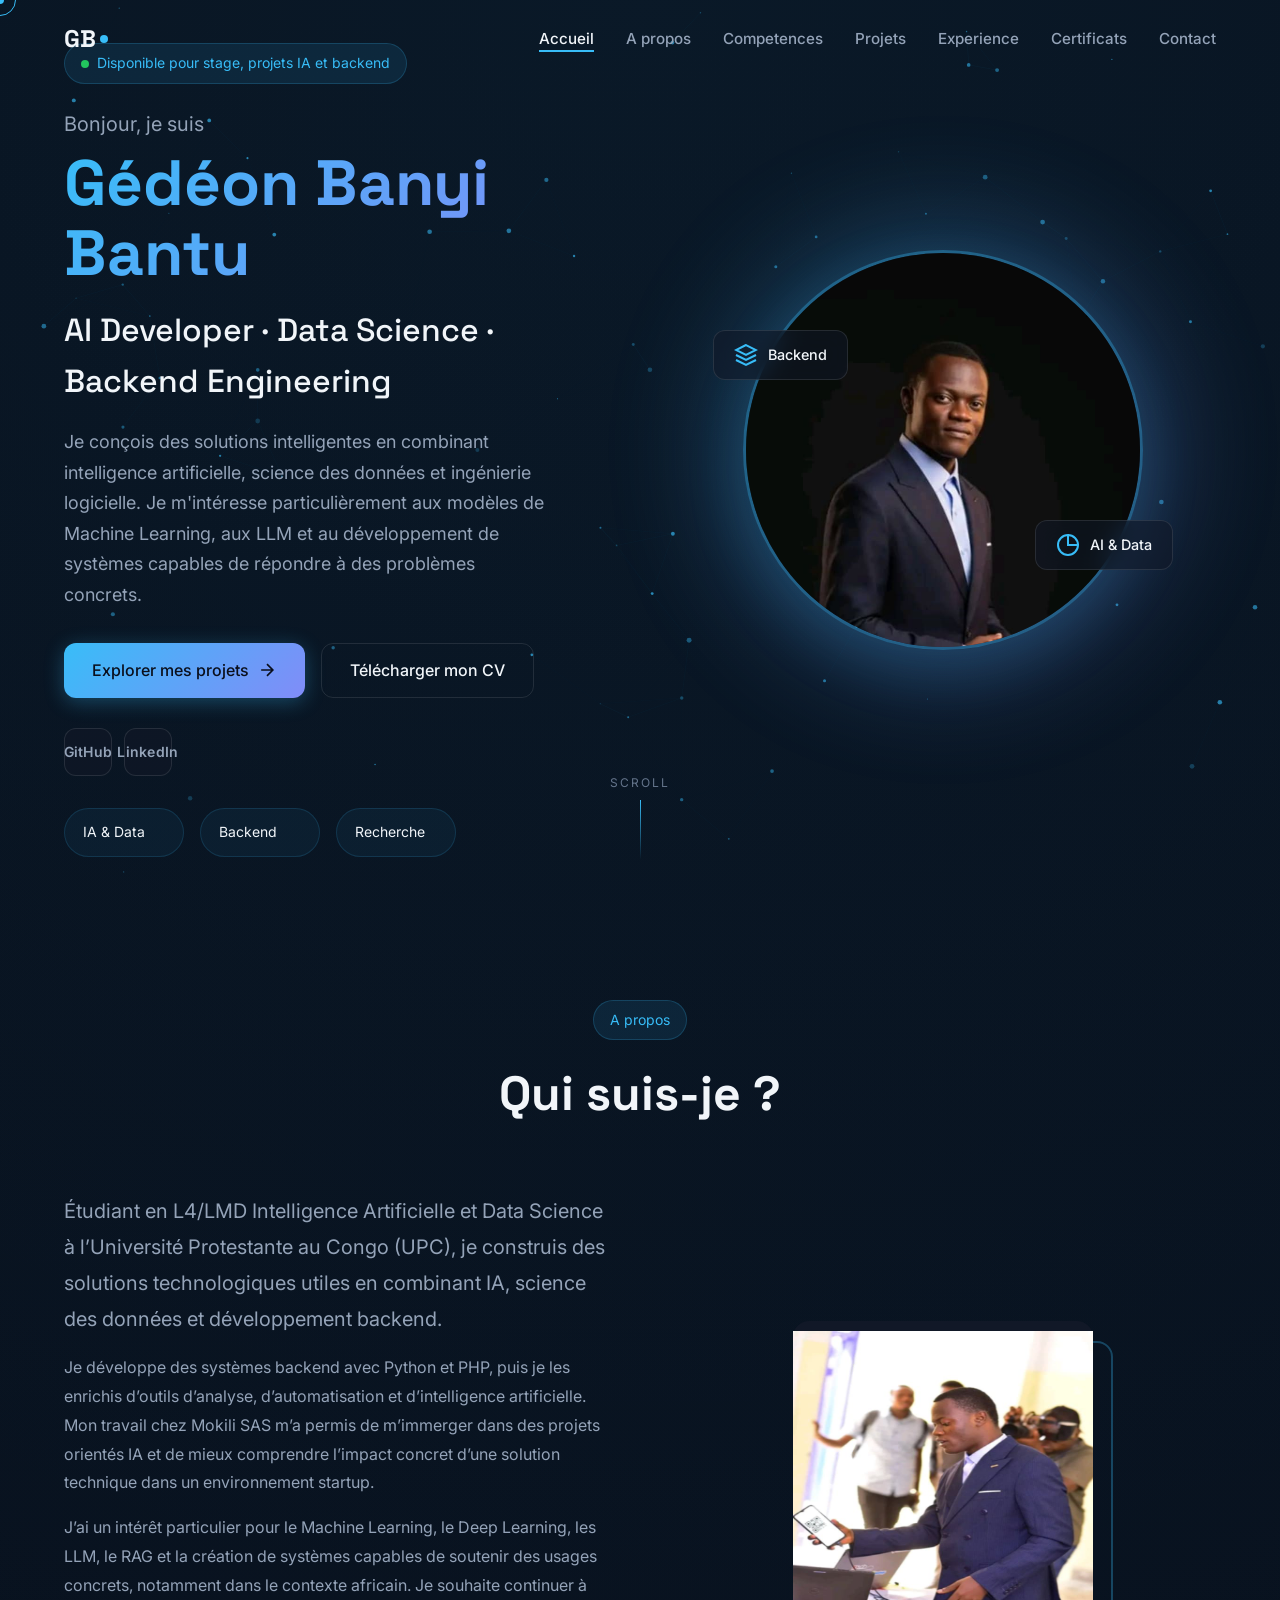
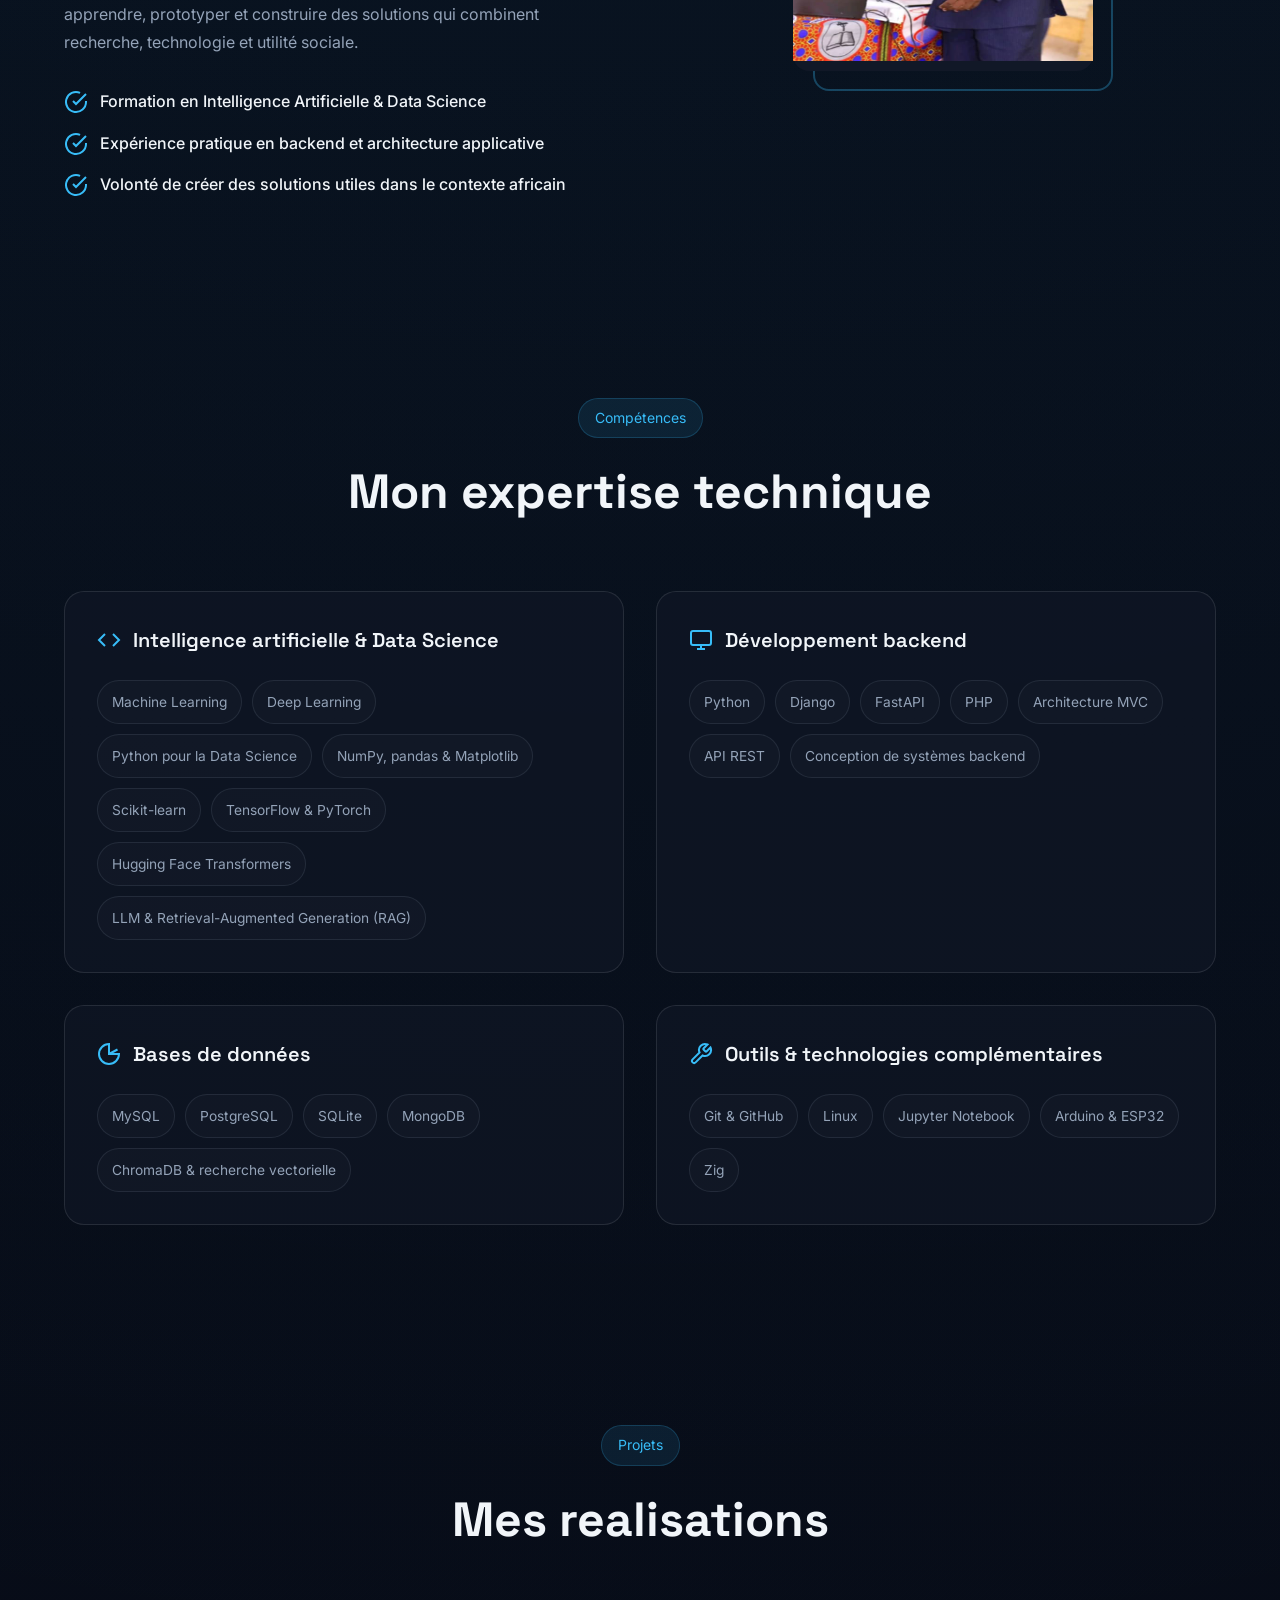
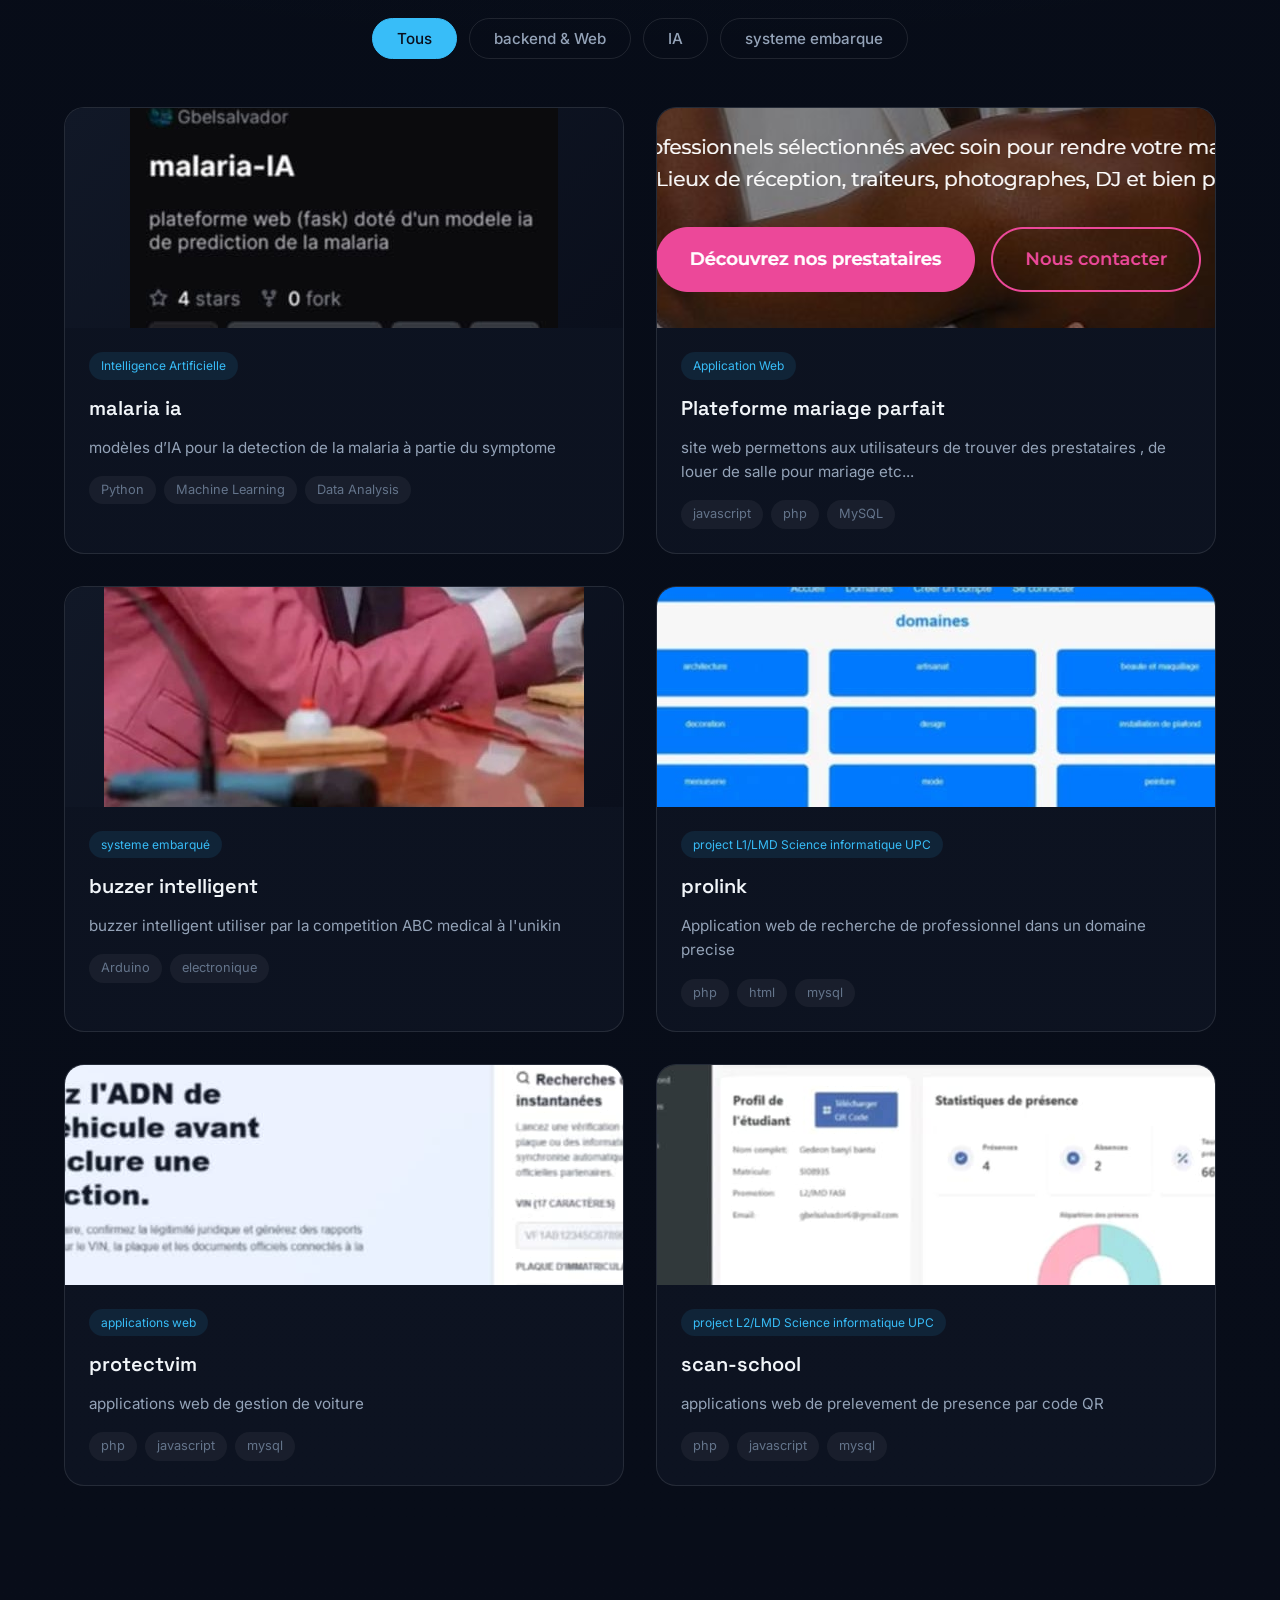
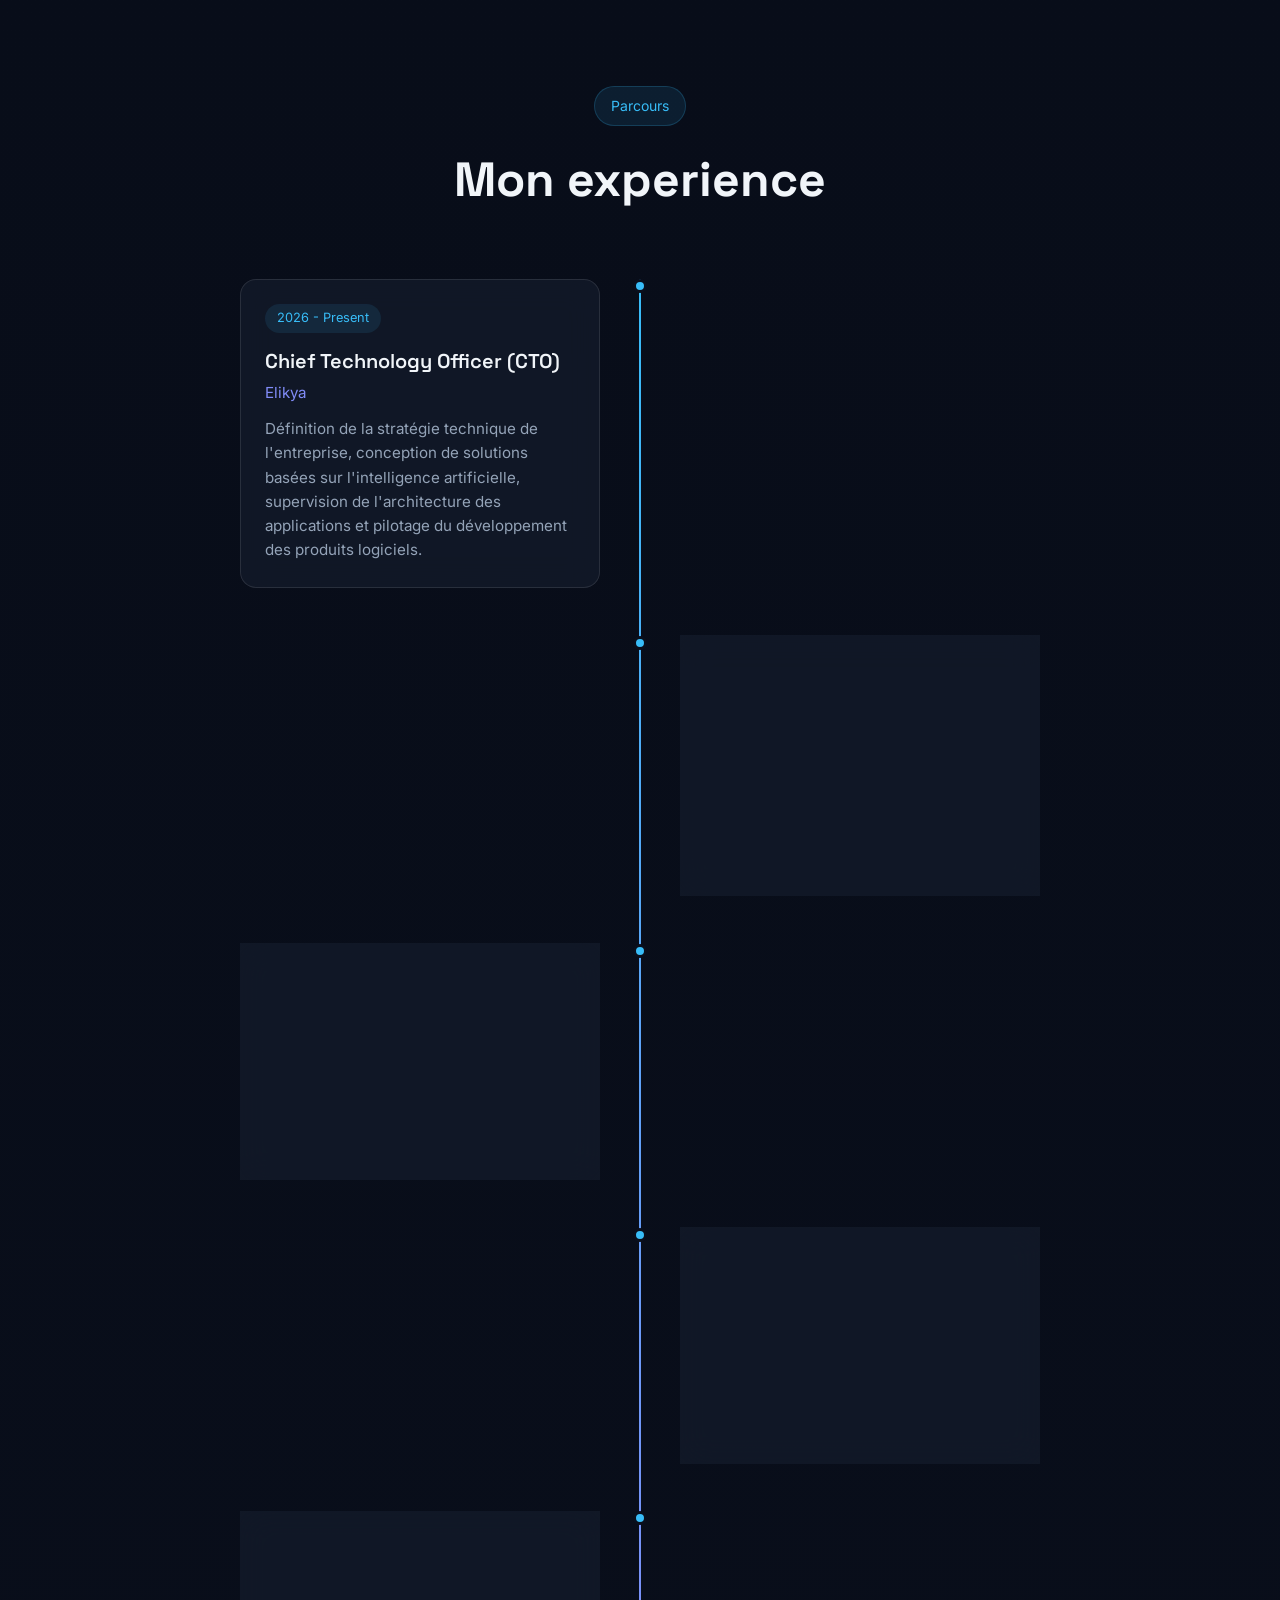
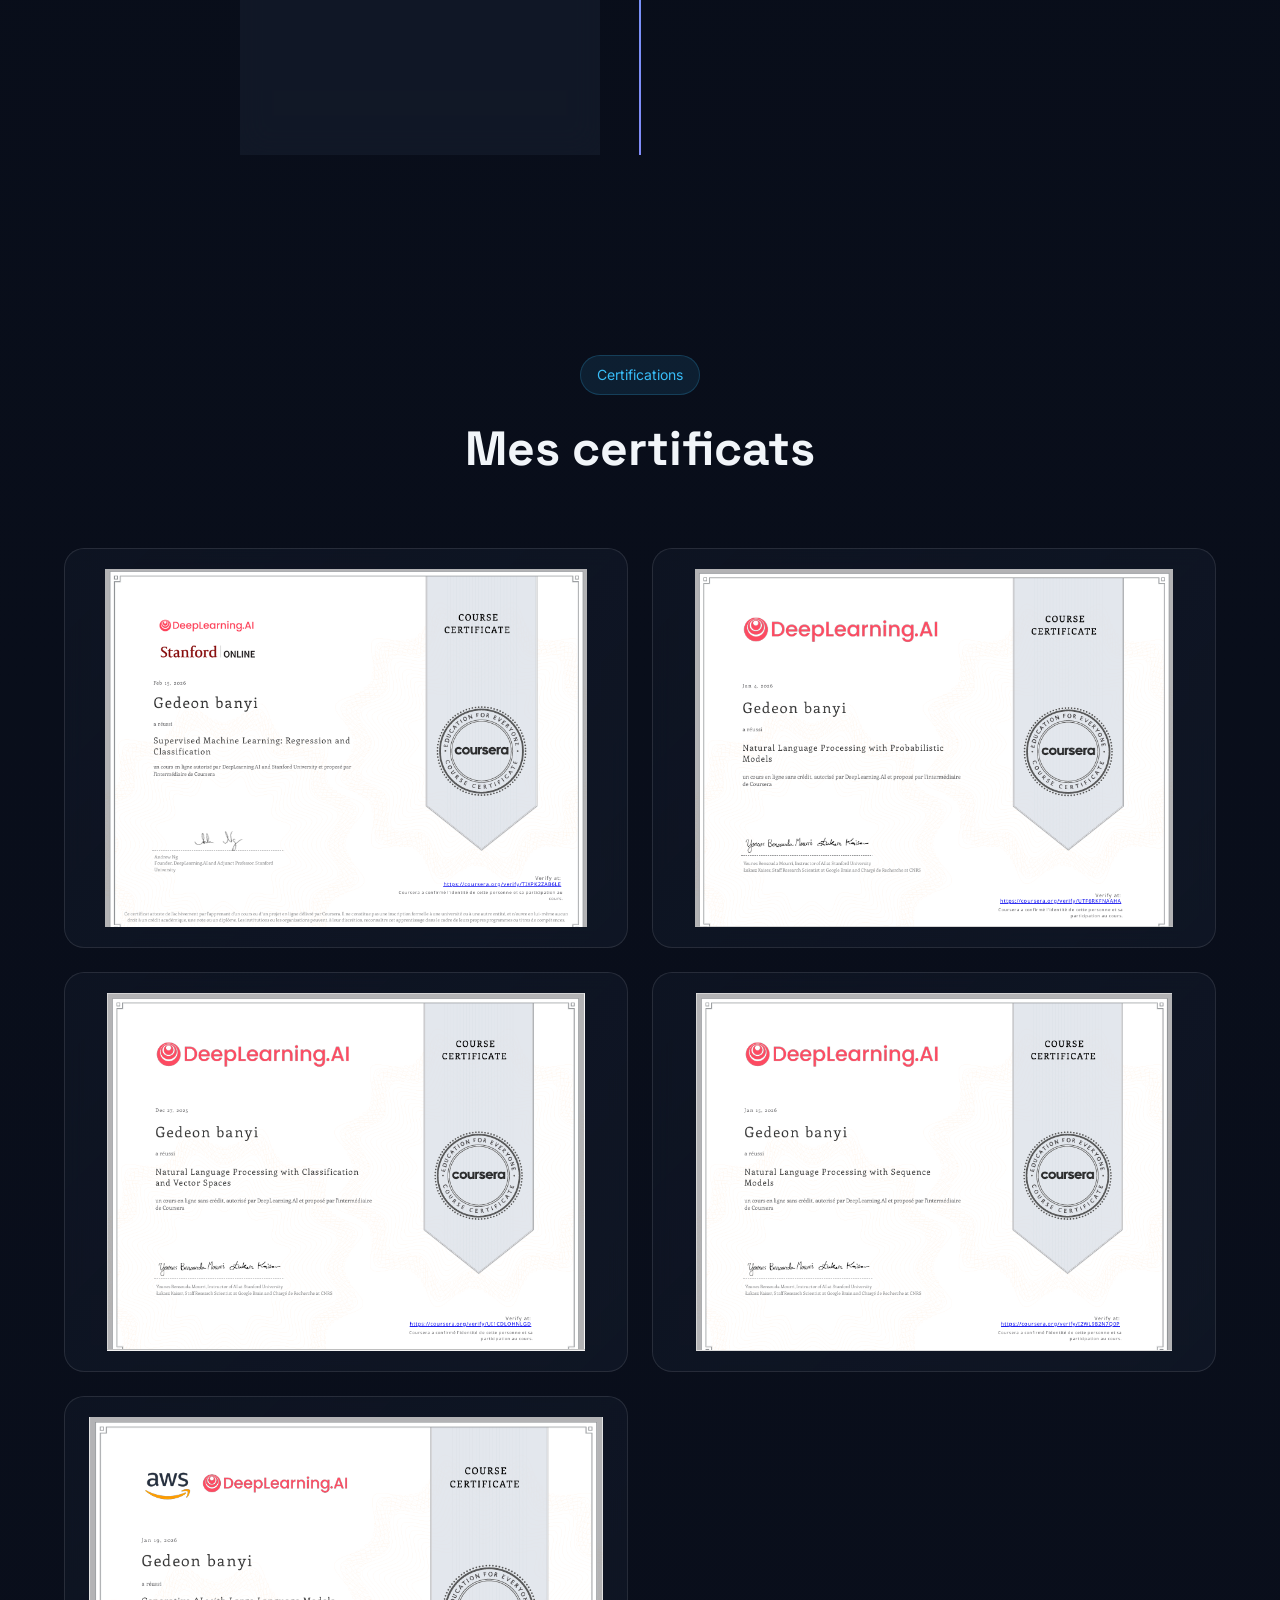
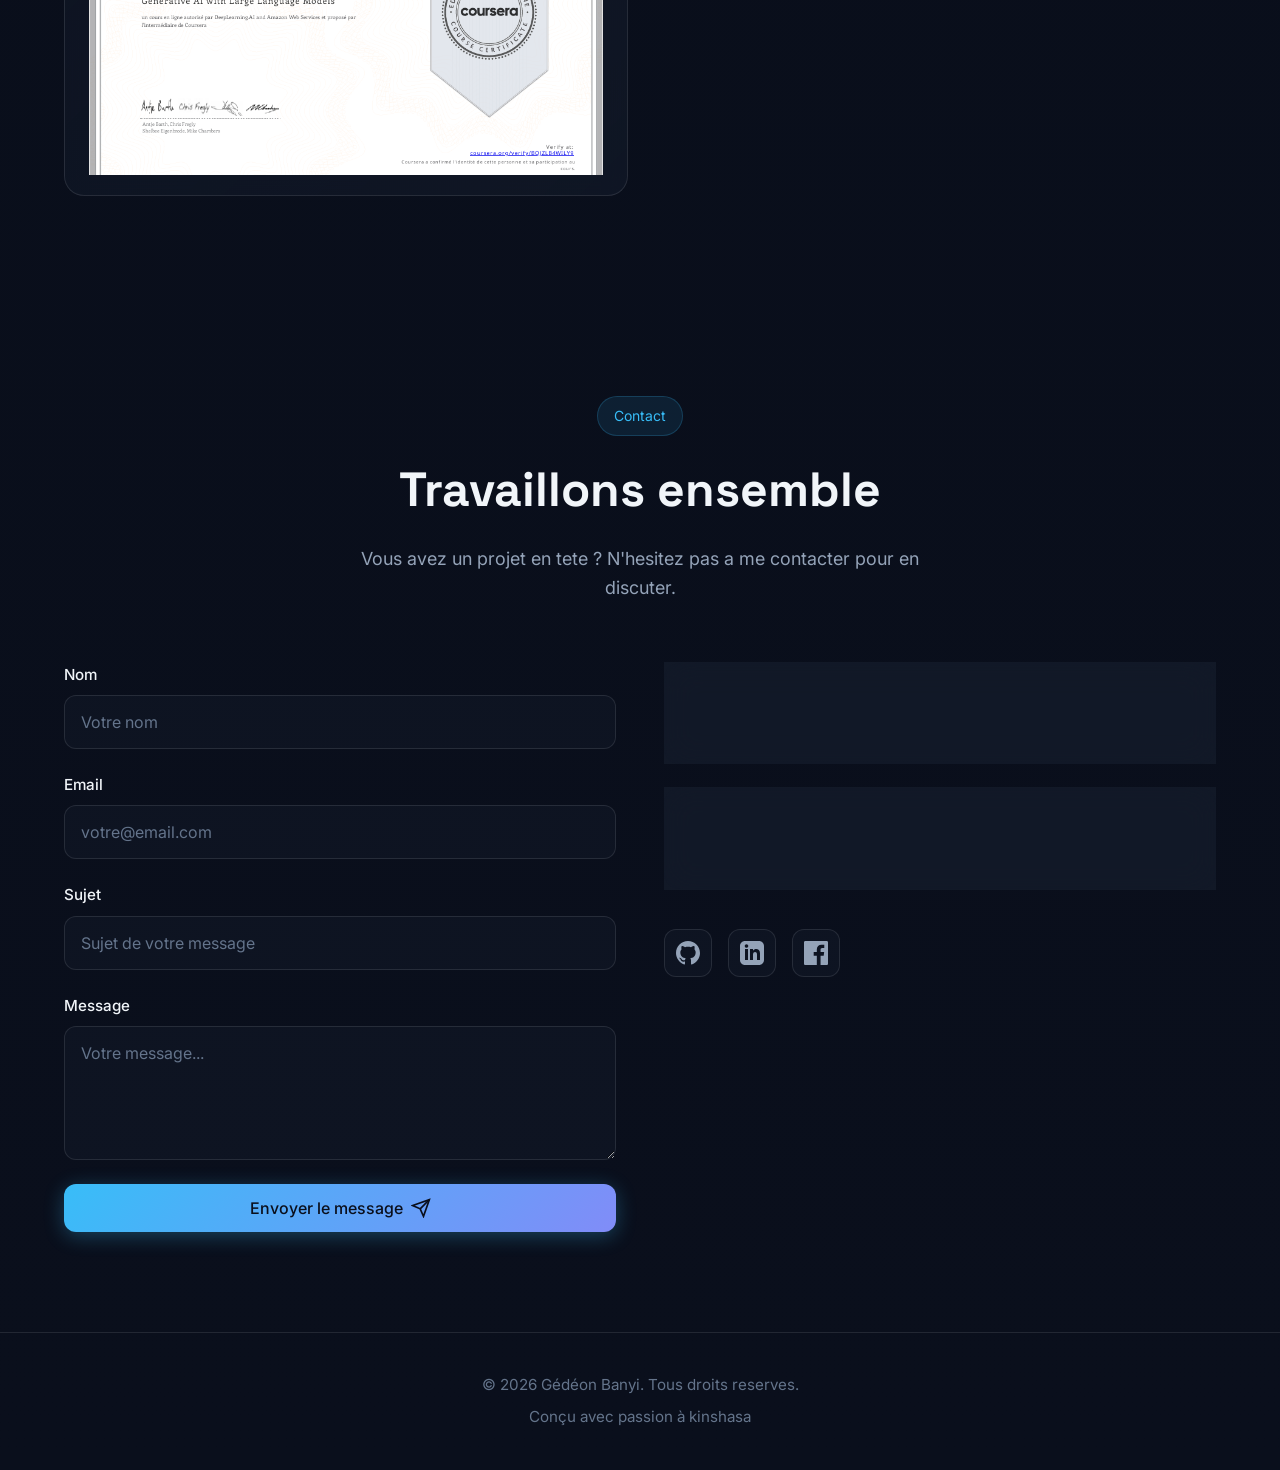
<file: index.html>
<!DOCTYPE html>
<html lang="fr">
<head>
    <meta charset="UTF-8">
    <meta name="viewport" content="width=device-width, initial-scale=1.0">
    <meta name="description" content="Portfolio - Ingénieur backend & Spécialiste IA">
    <title>Portfolio | data scientist & dev backend </title>
    <link rel="stylesheet" href="style.css">
    <link rel="preconnect" href="https://fonts.googleapis.com">
    <link rel="preconnect" href="https://fonts.gstatic.com" crossorigin>
    <link href="https://fonts.googleapis.com/css2?family=Inter:wght@300;400;500;600;700&family=Space+Grotesk:wght@400;500;600;700&display=swap" rel="stylesheet">
</head>
<body>
    <!-- Custom Cursor -->
    <div class="cursor" id="cursor"></div>
    <div class="cursor-follower" id="cursor-follower"></div>

    <!-- Particle Background -->
    <canvas id="particles"></canvas>

    <!-- Navigation -->
    <nav class="navbar" id="navbar">
        <div class="nav-container">
            <a href="#" class="logo">
                <span class="logo-text">GB</span>
                <span class="logo-dot"></span>
            </a>
            <ul class="nav-links" id="nav-links">
                <li><a href="#accueil" class="nav-link active">Accueil</a></li>
                <li><a href="#apropos" class="nav-link">A propos</a></li>
                <li><a href="#competences" class="nav-link">Competences</a></li>
                <li><a href="#projets" class="nav-link">Projets</a></li>
                <li><a href="#experience" class="nav-link">Experience</a></li>
                <li><a href="#certificats" class="nav-link">Certificats</a></li>
                <li><a href="#contact" class="nav-link">Contact</a></li>
            </ul>
            <button class="nav-toggle" id="nav-toggle" aria-label="Menu">
                <span></span>
                <span></span>
                <span></span>
            </button>
        </div>
    </nav>

    <!-- Hero Section -->
    <section class="hero" id="accueil">
        <div class="hero-content">
            <div class="hero-badge">
                <span class="badge-dot"></span>
                Disponible pour stage, projets IA et backend
            </div>
            <h1 class="hero-title">
                <span class="title-line">Bonjour, je suis</span>
                <span class="title-name text-gradient">Gédéon Banyi Bantu</span>
            </h1>
            <p class="hero-subtitle">AI Developer · Data Science · Backend Engineering</p>
            <p class="hero-description">
                Je conçois des solutions intelligentes en combinant intelligence artificielle,
                science des données et ingénierie logicielle. Je m'intéresse particulièrement
                aux modèles de Machine Learning, aux LLM et au développement de systèmes capables
                de répondre à des problèmes concrets.
            </p>
            <div class="hero-buttons">
                <a href="#projets" class="btn btn-primary">
                    <span>Explorer mes projets</span>
                    <svg width="20" height="20" viewBox="0 0 24 24" fill="none" stroke="currentColor" stroke-width="2">
                        <path d="M5 12h14M12 5l7 7-7 7"/>
                    </svg>
                </a>
                <a href="cv.pdf" class="btn btn-secondary" download="cv-gedeon-banyi-bantu.pdf">
                    <span>Télécharger mon CV</span>
                </a>
            </div>
            <div class="social-row" aria-label="Liens sociaux">
                <a href="https://github.com/Gbelsalvador" target="_blank" rel="noreferrer" class="social-link small-link">GitHub</a>
                <a href="https://www.linkedin.com/in/g%C3%A9d%C3%A9on-banyi-9394752b9/" target="_blank" rel="noreferrer" class="social-link small-link">LinkedIn</a>
            </div>
            <div class="hero-stats">
                <div class="stat stat-pill">
                    <span class="stat-label">IA & Data</span>
                </div>
                <div class="stat stat-pill">
                    <span class="stat-label">Backend</span>
                </div>
                <div class="stat stat-pill">
                    <span class="stat-label">Recherche</span>
                </div>
            </div>
        </div>
        <div class="hero-visual">
            <div class="hero-image-container">
                <div class="hero-image-glow"></div>
                <div class="hero-image">
                    <div class="avatar-placeholder">
                        <img src="images/photo_11.jpg" alt="Gédéon Banyi Bantu">
                    </div>
                </div>
                <div class="floating-card card-1">
                    <svg width="24" height="24" viewBox="0 0 24 24" fill="none" stroke="currentColor" stroke-width="2">
                        <path d="M12 2L2 7l10 5 10-5-10-5zM2 17l10 5 10-5M2 12l10 5 10-5"/>
                    </svg>
                    <span>Backend</span>
                </div>
                <div class="floating-card card-2">
                    <svg width="24" height="24" viewBox="0 0 24 24" fill="none" stroke="currentColor" stroke-width="2">
                        <path d="M12 2a10 10 0 1 0 10 10H12V2z"/>
                        <path d="M12 2a10 10 0 0 1 10 10"/>
                    </svg>
                    <span>AI & Data</span>
                </div>
            </div>
        </div>
        <div class="scroll-indicator">
            <span>Scroll</span>
            <div class="scroll-line"></div>
        </div>
    </section>

    <!-- About Section -->
    <section class="section about" id="apropos">
        <div class="container">
            <div class="section-header">
                <span class="section-tag">A propos</span>
                <h2 class="section-title">Qui suis-je ?</h2>
            </div>
            <div class="about-content">
                <div class="about-text">
                    <p class="about-intro">
                        Étudiant en L4/LMD Intelligence Artificielle et Data Science à l’Université Protestante au Congo (UPC),
                        je construis des solutions technologiques utiles en combinant IA, science des données et développement backend.
                    </p>
                    <p>
                        Je développe des systèmes backend avec Python et PHP, puis je les enrichis d’outils d’analyse,
                        d’automatisation et d’intelligence artificielle. Mon travail chez Mokili SAS m’a permis de m’immerger
                        dans des projets orientés IA et de mieux comprendre l’impact concret d’une solution technique dans un environnement startup.
                    </p>
                    <p>
                        J’ai un intérêt particulier pour le Machine Learning, le Deep Learning, les LLM, le RAG et la création
                        de systèmes capables de soutenir des usages concrets, notamment dans le contexte africain. Je souhaite
                        continuer à apprendre, prototyper et construire des solutions qui combinent recherche, technologie et utilité sociale.
                    </p>
                    <div class="about-highlights">
                        <div class="highlight">
                            <svg width="24" height="24" viewBox="0 0 24 24" fill="none" stroke="currentColor" stroke-width="2">
                                <path d="M22 11.08V12a10 10 0 1 1-5.93-9.14"/>
                                <polyline points="22 4 12 14.01 9 11.01"/>
                            </svg>
                            <span>Formation en Intelligence Artificielle & Data Science</span>
                        </div>
                        <div class="highlight">
                            <svg width="24" height="24" viewBox="0 0 24 24" fill="none" stroke="currentColor" stroke-width="2">
                                <path d="M22 11.08V12a10 10 0 1 1-5.93-9.14"/>
                                <polyline points="22 4 12 14.01 9 11.01"/>
                            </svg>
                            <span>Expérience pratique en backend et architecture applicative</span>
                        </div>
                        <div class="highlight">
                            <svg width="24" height="24" viewBox="0 0 24 24" fill="none" stroke="currentColor" stroke-width="2">
                                <path d="M22 11.08V12a10 10 0 1 1-5.93-9.14"/>
                                <polyline points="22 4 12 14.01 9 11.01"/>
                            </svg>
                            <span>Volonté de créer des solutions utiles dans le contexte africain</span>
                        </div>
                    </div>
                </div>
                <div class="about-image">
                    <div class="image-frame">
                        <div class="frame-decoration"></div>
                        <div class="about-avatar">
                            <img src="images/photo_2.jpg" alt="Gédéon Banyi" width="320" height="330">
                        </div>
                    </div>
                </div>
            </div>
        </div>
    </section>

    <!-- Skills Section -->
    <section class="section skills" id="competences">
        <div class="container">
            <div class="section-header">
                <span class="section-tag">Compétences</span>
                <h2 class="section-title">Mon expertise technique</h2>
            </div>
            <div class="skills-grid">
                <div class="skill-category">
                    <h3 class="category-title">
                        <svg width="24" height="24" viewBox="0 0 24 24" fill="none" stroke="currentColor" stroke-width="2">
                            <polyline points="16 18 22 12 16 6"/>
                            <polyline points="8 6 2 12 8 18"/>
                        </svg>
                        Intelligence artificielle & Data Science
                    </h3>
                    <div class="skill-items">
                        <div class="skill-item"><span class="skill-name">Machine Learning</span></div>
                        <div class="skill-item"><span class="skill-name">Deep Learning</span></div>
                        <div class="skill-item"><span class="skill-name">Python pour la Data Science</span></div>
                        <div class="skill-item"><span class="skill-name">NumPy, pandas & Matplotlib</span></div>
                        <div class="skill-item"><span class="skill-name">Scikit-learn</span></div>
                        <div class="skill-item"><span class="skill-name">TensorFlow & PyTorch</span></div>
                        <div class="skill-item"><span class="skill-name">Hugging Face Transformers</span></div>
                        <div class="skill-item"><span class="skill-name">LLM & Retrieval-Augmented Generation (RAG)</span></div>
                    </div>
                </div>

                <div class="skill-category">
                    <h3 class="category-title">
                        <svg width="24" height="24" viewBox="0 0 24 24" fill="none" stroke="currentColor" stroke-width="2">
                            <rect x="2" y="3" width="20" height="14" rx="2" ry="2"/>
                            <line x1="8" y1="21" x2="16" y2="21"/>
                            <line x1="12" y1="17" x2="12" y2="21"/>
                        </svg>
                        Développement backend
                    </h3>
                    <div class="skill-items">
                        <div class="skill-item"><span class="skill-name">Python</span></div>
                        <div class="skill-item"><span class="skill-name">Django</span></div>
                        <div class="skill-item"><span class="skill-name">FastAPI</span></div>
                        <div class="skill-item"><span class="skill-name">PHP</span></div>
                        <div class="skill-item"><span class="skill-name">Architecture MVC</span></div>
                        <div class="skill-item"><span class="skill-name">API REST</span></div>
                        <div class="skill-item"><span class="skill-name">Conception de systèmes backend</span></div>
                    </div>
                </div>

                <div class="skill-category">
                    <h3 class="category-title">
                        <svg width="24" height="24" viewBox="0 0 24 24" fill="none" stroke="currentColor" stroke-width="2">
                            <path d="M12 2a10 10 0 1 0 10 10H12V2z"/>
                            <path d="M20.5 7.5L12 12"/>
                        </svg>
                        Bases de données
                    </h3>
                    <div class="skill-items">
                        <div class="skill-item"><span class="skill-name">MySQL</span></div>
                        <div class="skill-item"><span class="skill-name">PostgreSQL</span></div>
                        <div class="skill-item"><span class="skill-name">SQLite</span></div>
                        <div class="skill-item"><span class="skill-name">MongoDB</span></div>
                        <div class="skill-item"><span class="skill-name">ChromaDB & recherche vectorielle</span></div>
                    </div>
                </div>

                <div class="skill-category">
                    <h3 class="category-title">
                        <svg width="24" height="24" viewBox="0 0 24 24" fill="none" stroke="currentColor" stroke-width="2">
                            <path d="M14.7 6.3a1 1 0 0 0 0 1.4l1.6 1.6a1 1 0 0 0 1.4 0l3.77-3.77a6 6 0 0 1-7.94 7.94l-6.91 6.91a2.12 2.12 0 0 1-3-3l6.91-6.91a6 6 0 0 1 7.94-7.94l-3.76 3.76z"/>
                        </svg>
                        Outils & technologies complémentaires
                    </h3>
                    <div class="skill-items">
                        <div class="skill-item"><span class="skill-name">Git & GitHub</span></div>
                        <div class="skill-item"><span class="skill-name">Linux</span></div>
                        <div class="skill-item"><span class="skill-name">Jupyter Notebook</span></div>
                        <div class="skill-item"><span class="skill-name">Arduino & ESP32</span></div>
                        <div class="skill-item"><span class="skill-name">Zig</span></div>
                    </div>
                </div>
            </div>
        </div>
    </section>

    <!-- Projects Section -->
    <section class="section projects" id="projets">
        <div class="container">
            <div class="section-header">
                <span class="section-tag">Projets</span>
                <h2 class="section-title">Mes realisations</h2>
            </div>
            <div class="projects-filter">
                <button class="filter-btn active" data-filter="all">Tous</button>
                <button class="filter-btn" data-filter="web">backend & Web</button>
                <button class="filter-btn" data-filter="ai">IA</button>
                <button class="filter-btn" data-filter="electronique">systeme embarque</button>
            </div>
            <div class="projects-grid">
                <article class="project-card" data-category="ai">
                    <div class="project-image">
                        <div class="project-placeholder">
                            <img src="images/project_4.jpg" alt="project modele malaria-IA">
                        </div>
                        <div class="project-overlay">
                            <a href="#" class="project-link">
                                <svg width="24" height="24" viewBox="0 0 24 24" fill="none" stroke="currentColor" stroke-width="2">
                                    <path d="M18 13v6a2 2 0 0 1-2 2H5a2 2 0 0 1-2-2V8a2 2 0 0 1 2-2h6"/>
                                    <polyline points="15 3 21 3 21 9"/>
                                    <line x1="10" y1="14" x2="21" y2="3"/>
                                </svg>
                            </a>
                            <a href="https://github.com/Gbelsalvador/malaria-IA" class="project-link">
                                <svg width="24" height="24" viewBox="0 0 24 24" fill="currentColor">
                                    <path d="M12 0c-6.626 0-12 5.373-12 12 0 5.302 3.438 9.8 8.207 11.387.599.111.793-.261.793-.577v-2.234c-3.338.726-4.033-1.416-4.033-1.416-.546-1.387-1.333-1.756-1.333-1.756-1.089-.745.083-.729.083-.729 1.205.084 1.839 1.237 1.839 1.237 1.07 1.834 2.807 1.304 3.492.997.107-.775.418-1.305.762-1.604-2.665-.305-5.467-1.334-5.467-5.931 0-1.311.469-2.381 1.236-3.221-.124-.303-.535-1.524.117-3.176 0 0 1.008-.322 3.301 1.23.957-.266 1.983-.399 3.003-.404 1.02.005 2.047.138 3.006.404 2.291-1.552 3.297-1.23 3.297-1.23.653 1.653.242 2.874.118 3.176.77.84 1.235 1.911 1.235 3.221 0 4.609-2.807 5.624-5.479 5.921.43.372.823 1.102.823 2.222v3.293c0 .319.192.694.801.576 4.765-1.589 8.199-6.086 8.199-11.386 0-6.627-5.373-12-12-12z"/>
                                </svg>
                            </a>
                        </div>
                    </div>
                    <div class="project-content">
                        <span class="project-tag">Intelligence Artificielle</span>
                        <h3 class="project-title">malaria ia </h3>
                        <p class="project-description">
                            modèles d’IA pour la detection de la malaria à partie du symptome
                        </p>
                        <div class="project-tech">
                            <span>Python</span>
                            <span>Machine Learning</span>
                            <span>Data Analysis</span>
                        </div>
                    </div>
                </article>
                <article class="project-card" data-category="web">
                    <div class="project-image">
                        <div class="project-placeholder">
                            <img src="images/project_7.png" alt="mariage_parfait">
                        </div>
                        <div class="project-overlay">
                            <a href="https://mariageparfait.infinityfreeapp.com/" class="project-link">
                                <svg width="24" height="24" viewBox="0 0 24 24" fill="none" stroke="currentColor" stroke-width="2">
                                    <path d="M18 13v6a2 2 0 0 1-2 2H5a2 2 0 0 1-2-2V8a2 2 0 0 1 2-2h6"/>
                                    <polyline points="15 3 21 3 21 9"/>
                                    <line x1="10" y1="14" x2="21" y2="3"/>
                                </svg>
                            </a>
                            <a href="#" class="project-link">
                                <svg width="24" height="24" viewBox="0 0 24 24" fill="currentColor">
                                    <path d="M12 0c-6.626 0-12 5.373-12 12 0 5.302 3.438 9.8 8.207 11.387.599.111.793-.261.793-.577v-2.234c-3.338.726-4.033-1.416-4.033-1.416-.546-1.387-1.333-1.756-1.333-1.756-1.089-.745.083-.729.083-.729 1.205.084 1.839 1.237 1.839 1.237 1.07 1.834 2.807 1.304 3.492.997.107-.775.418-1.305.762-1.604-2.665-.305-5.467-1.334-5.467-5.931 0-1.311.469-2.381 1.236-3.221-.124-.303-.535-1.524.117-3.176 0 0 1.008-.322 3.301 1.23.957-.266 1.983-.399 3.003-.404 1.02.005 2.047.138 3.006.404 2.291-1.552 3.297-1.23 3.297-1.23.653 1.653.242 2.874.118 3.176.77.84 1.235 1.911 1.235 3.221 0 4.609-2.807 5.624-5.479 5.921.43.372.823 1.102.823 2.222v3.293c0 .319.192.694.801.576 4.765-1.589 8.199-6.086 8.199-11.386 0-6.627-5.373-12-12-12z"/>
                                </svg>
                            </a>
                        </div>
                    </div>
                    <div class="project-content">
                        <span class="project-tag">Application Web</span>
                        <h3 class="project-title">Plateforme mariage parfait</h3>
                        <p class="project-description">
                            site web permettons aux utilisateurs de trouver des prestataires , de louer de salle pour mariage etc... 
                        </p>
                        <div class="project-tech">
                            <span>javascript</span>
                            <span>php</span>
                            <span>MySQL</span>
                        </div>
                    </div>
                </article>
                <article class="project-card" data-category="electronique">
                    <div class="project-image">
                        <div class="project-placeholder">
                            <img src="images/project_6.jpg" alt="buzzer intelligent">
                        </div>
                        <div class="project-overlay">
                            <a href="#" class="project-link">
                                <svg width="24" height="24" viewBox="0 0 24 24" fill="none" stroke="currentColor" stroke-width="2">
                                    <path d="M18 13v6a2 2 0 0 1-2 2H5a2 2 0 0 1-2-2V8a2 2 0 0 1 2-2h6"/>
                                    <polyline points="15 3 21 3 21 9"/>
                                    <line x1="10" y1="14" x2="21" y2="3"/>
                                </svg>
                            </a>
                            <a href="#" class="project-link">
                                <svg width="24" height="24" viewBox="0 0 24 24" fill="currentColor">
                                    <path d="M12 0c-6.626 0-12 5.373-12 12 0 5.302 3.438 9.8 8.207 11.387.599.111.793-.261.793-.577v-2.234c-3.338.726-4.033-1.416-4.033-1.416-.546-1.387-1.333-1.756-1.333-1.756-1.089-.745.083-.729.083-.729 1.205.084 1.839 1.237 1.839 1.237 1.07 1.834 2.807 1.304 3.492.997.107-.775.418-1.305.762-1.604-2.665-.305-5.467-1.334-5.467-5.931 0-1.311.469-2.381 1.236-3.221-.124-.303-.535-1.524.117-3.176 0 0 1.008-.322 3.301 1.23.957-.266 1.983-.399 3.003-.404 1.02.005 2.047.138 3.006.404 2.291-1.552 3.297-1.23 3.297-1.23.653 1.653.242 2.874.118 3.176.77.84 1.235 1.911 1.235 3.221 0 4.609-2.807 5.624-5.479 5.921.43.372.823 1.102.823 2.222v3.293c0 .319.192.694.801.576 4.765-1.589 8.199-6.086 8.199-11.386 0-6.627-5.373-12-12-12z"/>
                                </svg>
                            </a>
                        </div>
                    </div>
                    <div class="project-content">
                        <span class="project-tag">systeme embarqué</span>
                        <h3 class="project-title">buzzer intelligent</h3>
                        <p class="project-description">
                            buzzer intelligent utiliser par la competition ABC medical à l'unikin
                        </p>
                        <div class="project-tech">
                            <span>Arduino</span>
                            <span>electronique</span>
                        </div>
                    </div>
                </article>
                <article class="project-card" data-category="web">
                    <div class="project-image">
                        <div class="project-placeholder">
                               <img src="images/project_3.jpg" alt="prolink">
                            
                        </div>
                        <div class="project-overlay">
                            <a href="#" class="project-link">
                                <svg width="24" height="24" viewBox="0 0 24 24" fill="none" stroke="currentColor" stroke-width="2">
                                    <path d="M18 13v6a2 2 0 0 1-2 2H5a2 2 0 0 1-2-2V8a2 2 0 0 1 2-2h6"/>
                                    <polyline points="15 3 21 3 21 9"/>
                                    <line x1="10" y1="14" x2="21" y2="3"/>
                                </svg>
                            </a>
                            <a href="#" class="project-link">
                                <svg width="24" height="24" viewBox="0 0 24 24" fill="currentColor">
                                    <path d="M12 0c-6.626 0-12 5.373-12 12 0 5.302 3.438 9.8 8.207 11.387.599.111.793-.261.793-.577v-2.234c-3.338.726-4.033-1.416-4.033-1.416-.546-1.387-1.333-1.756-1.333-1.756-1.089-.745.083-.729.083-.729 1.205.084 1.839 1.237 1.839 1.237 1.07 1.834 2.807 1.304 3.492.997.107-.775.418-1.305.762-1.604-2.665-.305-5.467-1.334-5.467-5.931 0-1.311.469-2.381 1.236-3.221-.124-.303-.535-1.524.117-3.176 0 0 1.008-.322 3.301 1.23.957-.266 1.983-.399 3.003-.404 1.02.005 2.047.138 3.006.404 2.291-1.552 3.297-1.23 3.297-1.23.653 1.653.242 2.874.118 3.176.77.84 1.235 1.911 1.235 3.221 0 4.609-2.807 5.624-5.479 5.921.43.372.823 1.102.823 2.222v3.293c0 .319.192.694.801.576 4.765-1.589 8.199-6.086 8.199-11.386 0-6.627-5.373-12-12-12z"/>
                                </svg>
                            </a>
                        </div>
                    </div>
                    <div class="project-content">
                        <span class="project-tag">project L1/LMD Science informatique UPC</span>
                        <h3 class="project-title">prolink</h3>
                        <p class="project-description">
                            Application web de recherche de professionnel dans un domaine precise
                        </p>
                        <div class="project-tech">
                            <span>php</span>
                            <span>html</span>
                            <span>mysql</span>
                        </div>
                    </div>
                </article>
                <article class="project-card" data-category="web">
                    <div class="project-image">
                        <div class="project-placeholder">
                            <img src="images/project_2.jpg" alt="protectvim">
                        </div>
                        <div class="project-overlay">
                            <a href="#" class="project-link">
                                <svg width="24" height="24" viewBox="0 0 24 24" fill="none" stroke="currentColor" stroke-width="2">
                                    <path d="M18 13v6a2 2 0 0 1-2 2H5a2 2 0 0 1-2-2V8a2 2 0 0 1 2-2h6"/>
                                    <polyline points="15 3 21 3 21 9"/>
                                    <line x1="10" y1="14" x2="21" y2="3"/>
                                </svg>
                            </a>
                            <a href="#" class="project-link">
                                <svg width="24" height="24" viewBox="0 0 24 24" fill="currentColor">
                                    <path d="M12 0c-6.626 0-12 5.373-12 12 0 5.302 3.438 9.8 8.207 11.387.599.111.793-.261.793-.577v-2.234c-3.338.726-4.033-1.416-4.033-1.416-.546-1.387-1.333-1.756-1.333-1.756-1.089-.745.083-.729.083-.729 1.205.084 1.839 1.237 1.839 1.237 1.07 1.834 2.807 1.304 3.492.997.107-.775.418-1.305.762-1.604-2.665-.305-5.467-1.334-5.467-5.931 0-1.311.469-2.381 1.236-3.221-.124-.303-.535-1.524.117-3.176 0 0 1.008-.322 3.301 1.23.957-.266 1.983-.399 3.003-.404 1.02.005 2.047.138 3.006.404 2.291-1.552 3.297-1.23 3.297-1.23.653 1.653.242 2.874.118 3.176.77.84 1.235 1.911 1.235 3.221 0 4.609-2.807 5.624-5.479 5.921.43.372.823 1.102.823 2.222v3.293c0 .319.192.694.801.576 4.765-1.589 8.199-6.086 8.199-11.386 0-6.627-5.373-12-12-12z"/>
                                </svg>
                            </a>
                        </div>
                    </div>
                    <div class="project-content">
                        <span class="project-tag">applications web</span>
                        <h3 class="project-title">protectvim</h3>
                        <p class="project-description">
                            applications web de gestion de voiture
                        </p>
                        <div class="project-tech">
                            <span>php</span>
                            <span>javascript</span>
                            <span>mysql</span>
                        </div>
                    </div>
                </article>
                <article class="project-card" data-category="web">
                    <div class="project-image">
                        <div class="project-placeholder">
                           <img src="images/project_1.jpg" alt="project buzzer intelligent">
                        </div>
                        <div class="project-overlay">
                            <a href="#" class="project-link">
                                <svg width="24" height="24" viewBox="0 0 24 24" fill="none" stroke="currentColor" stroke-width="2">
                                    <path d="M18 13v6a2 2 0 0 1-2 2H5a2 2 0 0 1-2-2V8a2 2 0 0 1 2-2h6"/>
                                    <polyline points="15 3 21 3 21 9"/>
                                    <line x1="10" y1="14" x2="21" y2="3"/>
                                </svg>
                            </a>
                            <a href="#" class="project-link">
                                <svg width="24" height="24" viewBox="0 0 24 24" fill="currentColor">
                                    <path d="M12 0c-6.626 0-12 5.373-12 12 0 5.302 3.438 9.8 8.207 11.387.599.111.793-.261.793-.577v-2.234c-3.338.726-4.033-1.416-4.033-1.416-.546-1.387-1.333-1.756-1.333-1.756-1.089-.745.083-.729.083-.729 1.205.084 1.839 1.237 1.839 1.237 1.07 1.834 2.807 1.304 3.492.997.107-.775.418-1.305.762-1.604-2.665-.305-5.467-1.334-5.467-5.931 0-1.311.469-2.381 1.236-3.221-.124-.303-.535-1.524.117-3.176 0 0 1.008-.322 3.301 1.23.957-.266 1.983-.399 3.003-.404 1.02.005 2.047.138 3.006.404 2.291-1.552 3.297-1.23 3.297-1.23.653 1.653.242 2.874.118 3.176.77.84 1.235 1.911 1.235 3.221 0 4.609-2.807 5.624-5.479 5.921.43.372.823 1.102.823 2.222v3.293c0 .319.192.694.801.576 4.765-1.589 8.199-6.086 8.199-11.386 0-6.627-5.373-12-12-12z"/>
                                </svg>
                            </a>
                        </div>
                    </div>
                    <div class="project-content">
                        <span class="project-tag">project L2/LMD Science informatique UPC</span>
                        <h3 class="project-title">scan-school</h3>
                        <p class="project-description">
                            applications web de prelevement de presence par code QR
                        </p>
                        <div class="project-tech">
                            <span>php</span>
                            <span>javascript</span>
                            <span>mysql</span>
                        </div>
                    </div>
                </article>
            </div>
        </div>
    </section>

    <!-- Experience Section -->
    <section class="section experience" id="experience">
        <div class="container">
            <div class="section-header">
                <span class="section-tag">Parcours</span>
                <h2 class="section-title">Mon experience</h2>
            </div>
            <div class="timeline">
                <div class="timeline-item">
                    <div class="timeline-marker"></div>
                    <div class="timeline-content glass-card">
                        <span class="timeline-date">2026 - Present</span>
                        <h3 class="timeline-title">Chief Technology Officer (CTO) </h3>
                        <span class="timeline-company">Elikya</span>
                        <p class="timeline-description">
                            Définition de la stratégie technique de l'entreprise, conception de solutions
            basées sur l'intelligence artificielle, supervision de l'architecture des
            applications et pilotage du développement des produits logiciels.
                        </p>
                    </div>
                </div>
                <div class="timeline-item">
                    <div class="timeline-marker"></div>
                    <div class="timeline-content glass-card">
                        <span class="timeline-date">2025 - Present</span>
                        <h3 class="timeline-title">Senior Backend Developer </h3>
                        <span class="timeline-company">mokili</span>
                        <p class="timeline-description">
                            Conception et maintenance de solutions backend.
Responsabilité sur l’architecture, la logique métier
et l’optimisation des performances des applications.
                        </p>
                    </div>
                </div>
                <div class="timeline-item">
                    <div class="timeline-marker"></div>
                    <div class="timeline-content glass-card">
                        <span class="timeline-date">juillet 2025 - decembre 2025</span>
                        <h3 class="timeline-title">Stagiaire Backend Developer</h3>
                        <span class="timeline-company">Kreatyva</span>
                        <p class="timeline-description">
                           Développement backend en PHP et Python.
Participation active à des projets réels en environnement professionnel
                        </p>
                    </div>
                </div>
                <div class="timeline-item">
                    <div class="timeline-marker"></div>
                    <div class="timeline-content glass-card">
                        <span class="timeline-date">2024 - present</span>
                        <h3 class="timeline-title">Junior Developer backend</h3>
                        <span class="timeline-company">Startup Geek Genius</span>
                        <p class="timeline-description">
                            Participation à des projets technologiques innovants.
Travail collaboratif sur des solutions web, IA et systèmes intelligents
                        </p>
                    </div>
                </div>
                <div class="timeline-item">
                    <div class="timeline-marker"></div>
                    <div class="timeline-content glass-card">
                        <span class="timeline-date">2023 - present</span>
                        <h3 class="timeline-title">Licence (L4/LMD) – Intelligence Artificielle & Data Science</h3>
                        <span class="timeline-company">Université Protestante au Congo (UPC)</span>
                        <p class="timeline-description">
                            • Intelligence artificielle
                            • Data Science
                            • Algorithmique
                            • Programmation avancée
                        </p>
                    </div>
                </div>
            </div>
        </div>
    </section>

    <!-- Certificates Section -->
    <section class="section certificates" id="certificats">
        <div class="container">
            <div class="section-header">
                <span class="section-tag">Certifications</span>
                <h2 class="section-title">Mes certificats</h2>
            </div>
            <div class="certificates-grid">
                <div class="certificate-card">
                    <img src="certificats/certificat (1).png" alt="Certificat 1" class="certificate-image">
                </div>
                <div class="certificate-card">
                    <img src="certificats/certificat (2).png" alt="Certificat 2" class="certificate-image">
                </div>
                <div class="certificate-card">
                    <img src="certificats/certificat (3).png" alt="Certificat 3" class="certificate-image">
                </div>
                <div class="certificate-card">
                    <img src="certificats/certificat (4).png" alt="Certificat 4" class="certificate-image">
                </div>
                <div class="certificate-card">
                    <img src="certificats/certificat (5).png" alt="Certificat 5" class="certificate-image">
                </div>
            </div>
        </div>
    </section>

    <!-- Contact Section -->
    <section class="section contact" id="contact">
        <div class="container">
            <div class="section-header">
                <span class="section-tag">Contact</span>
                <h2 class="section-title">Travaillons ensemble</h2>
                <p class="section-subtitle">
                    Vous avez un projet en tete ? N'hesitez pas a me contacter pour en discuter.
                </p>
            </div>
            <div class="contact-content">
                <form class="contact-form" id="contact-form">
                    <div class="form-group">
                        <label for="name">Nom</label>
                        <input type="text" id="name" name="name" required placeholder="Votre nom">
                    </div>
                    <div class="form-group">
                        <label for="email">Email</label>
                        <input type="email" id="email" name="email" required placeholder="votre@email.com">
                    </div>
                    <div class="form-group">
                        <label for="subject">Sujet</label>
                        <input type="text" id="subject" name="subject" required placeholder="Sujet de votre message">
                    </div>
                    <div class="form-group">
                        <label for="message">Message</label>
                        <textarea id="message" name="message" rows="5" required placeholder="Votre message..."></textarea>
                    </div>
                    <button type="submit" class="btn btn-primary btn-full">
                        <span>Envoyer le message</span>
                        <svg width="20" height="20" viewBox="0 0 24 24" fill="none" stroke="currentColor" stroke-width="2">
                            <line x1="22" y1="2" x2="11" y2="13"/>
                            <polygon points="22 2 15 22 11 13 2 9 22 2"/>
                        </svg>
                    </button>
                </form>
                <div class="contact-info">
                    <div class="info-card glass-card">
                        <div class="info-icon">
                            <svg width="24" height="24" viewBox="0 0 24 24" fill="none" stroke="currentColor" stroke-width="2">
                                <path d="M4 4h16c1.1 0 2 .9 2 2v12c0 1.1-.9 2-2 2H4c-1.1 0-2-.9-2-2V6c0-1.1.9-2 2-2z"/>
                                <polyline points="22,6 12,13 2,6"/>
                            </svg>
                        </div>
                        <div class="info-content">
                            <span class="info-label">Email</span>
                            <a href="mailto:gbelsalvador6@gmail.com">gbelsalvador6@gmail.com</a>
                        </div>
                    </div>
                    <div class="info-card glass-card">
                        <div class="info-icon">
                            <svg width="24" height="24" viewBox="0 0 24 24" fill="none" stroke="currentColor" stroke-width="2">
                                <path d="M21 10c0 7-9 13-9 13s-9-6-9-13a9 9 0 0 1 18 0z"/>
                                <circle cx="12" cy="10" r="3"/>
                            </svg>
                        </div>
                        <div class="info-content">
                            <span class="info-label">Localisation</span>
                            <span>kinshasa, RDC</span>
                        </div>
                    </div>
                    <div class="social-links">
                        <a href="https://github.com/Gbelsalvador" class="social-link" aria-label="GitHub" target="_blank" rel="noreferrer">
                            <svg width="24" height="24" viewBox="0 0 24 24" fill="currentColor">
                                <path d="M12 0c-6.626 0-12 5.373-12 12 0 5.302 3.438 9.8 8.207 11.387.599.111.793-.261.793-.577v-2.234c-3.338.726-4.033-1.416-4.033-1.416-.546-1.387-1.333-1.756-1.333-1.756-1.089-.745.083-.729.083-.729 1.205.084 1.839 1.237 1.839 1.237 1.07 1.834 2.807 1.304 3.492.997.107-.775.418-1.305.762-1.604-2.665-.305-5.467-1.334-5.467-5.931 0-1.311.469-2.381 1.236-3.221-.124-.303-.535-1.524.117-3.176 0 0 1.008-.322 3.301 1.23.957-.266 1.983-.399 3.003-.404 1.02.005 2.047.138 3.006.404 2.291-1.552 3.297-1.23 3.297-1.23.653 1.653.242 2.874.118 3.176.77.84 1.235 1.911 1.235 3.221 0 4.609-2.807 5.624-5.479 5.921.43.372.823 1.102.823 2.222v3.293c0 .319.192.694.801.576 4.765-1.589 8.199-6.086 8.199-11.386 0-6.627-5.373-12-12-12z"/>
                            </svg>
                        </a>
                        <a href="https://www.linkedin.com/in/g%C3%A9d%C3%A9on-banyi-9394752b9/" class="social-link" aria-label="LinkedIn" target="_blank" rel="noreferrer">
                            <svg width="24" height="24" viewBox="0 0 24 24" fill="currentColor">
                                <path d="M19 0h-14c-2.761 0-5 2.239-5 5v14c0 2.761 2.239 5 5 5h14c2.762 0 5-2.239 5-5v-14c0-2.761-2.238-5-5-5zm-11 19h-3v-11h3v11zm-1.5-12.268c-.966 0-1.75-.79-1.75-1.764s.784-1.764 1.75-1.764 1.75.79 1.75 1.764-.783 1.764-1.75 1.764zm13.5 12.268h-3v-5.604c0-3.368-4-3.113-4 0v5.604h-3v-11h3v1.765c1.396-2.586 7-2.777 7 2.476v6.759z"/>
                            </svg>
                        </a>
                        <a href="https://www.facebook.com/profile.php?id=100090917688588" class="social-link" aria-label="Facebook">
                            <svg width="24" height="24" viewBox="0 0 24 24" fill="currentColor">
        <path d="M22.675 0h-21.35C.597 0 0 .597 0 1.326v21.348C0 23.403.597 24 1.326 24h11.495v-9.294H9.691V11.01h3.13V8.413c0-3.1 1.893-4.788 4.659-4.788 1.325 0 2.463.099 2.795.143v3.24l-1.918.001c-1.504 0-1.795.715-1.795 1.763v2.31h3.587l-.467 3.696h-3.12V24h6.116C23.403 24 24 23.403 24 22.674V1.326C24 .597 23.403 0 22.675 0z"/>
    </svg>
                        </a>
                    </div>
                </div>
            </div>
        </div>
    </section>

    <!-- Footer -->
    <footer class="footer">
        <div class="container">
            <div class="footer-content">
                <p>&copy; 2026 Gédéon Banyi. Tous droits reserves.</p>
                <p class="footer-tagline">Conçu avec passion à kinshasa</p>
            </div>
        </div>
    </footer>

    <script src="script.js"></script>
</body>
</html>
</file>
<file: style.css>
/* ========================================
   CSS Variables & Reset
======================================== */
:root {
    --bg-primary: #0a0f1c;
    --bg-secondary: #111827;
    --bg-card: rgba(17, 24, 39, 0.6);
    --text-primary: #f1f5f9;
    --text-secondary: #94a3b8;
    --text-muted: #64748b;
    --accent-primary: #38bdf8;
    --accent-secondary: #818cf8;
    --accent-gradient: linear-gradient(135deg, #38bdf8 0%, #818cf8 100%);
    --border-color: rgba(255, 255, 255, 0.1);
    --shadow-glow: 0 0 30px rgba(56, 189, 248, 0.3);
    --transition-fast: 0.2s ease;
    --transition-normal: 0.3s ease;
    --transition-slow: 0.5s ease;
    --font-sans: 'Inter', -apple-system, BlinkMacSystemFont, sans-serif;
    --font-heading: 'Space Grotesk', -apple-system, BlinkMacSystemFont, sans-serif;
}

*,
*::before,
*::after {
    margin: 0;
    padding: 0;
    box-sizing: border-box;
}

html {
    scroll-behavior: smooth;
    font-size: 16px;
}

body {
    font-family: var(--font-sans);
    background:
        radial-gradient(circle at top, rgba(56, 189, 248, 0.08), transparent 35%),
        linear-gradient(180deg, #060b16 0%, #0a0f1c 100%);
    color: var(--text-primary);
    line-height: 1.6;
    overflow-x: hidden;
    cursor: none;
}

/* ========================================
   Custom Cursor
======================================== */
.cursor,
.cursor-follower {
    position: fixed;
    pointer-events: none;
    z-index: 10000;
    transition: transform 0.1s ease;
}

.cursor {
    width: 8px;
    height: 8px;
    background: var(--accent-primary);
    border-radius: 50%;
    transform: translate(-50%, -50%);
}

.cursor-follower {
    width: 32px;
    height: 32px;
    border: 1px solid var(--accent-primary);
    border-radius: 50%;
    transform: translate(-50%, -50%);
    transition: transform 0.15s ease, width 0.2s ease, height 0.2s ease;
}

.cursor-follower.hover {
    width: 50px;
    height: 50px;
    background: rgba(56, 189, 248, 0.1);
}

@media (max-width: 768px) {
    .cursor,
    .cursor-follower {
        display: none;
    }
    body {
        cursor: auto;
    }
}

/* ========================================
   Particle Canvas
======================================== */
#particles {
    position: fixed;
    top: 0;
    left: 0;
    width: 100%;
    height: 100%;
    z-index: -1;
    pointer-events: none;
}

/* ========================================
   Scrollbar
======================================== */
::-webkit-scrollbar {
    width: 8px;
}

::-webkit-scrollbar-track {
    background: var(--bg-primary);
}

::-webkit-scrollbar-thumb {
    background: var(--text-muted);
    border-radius: 4px;
}

::-webkit-scrollbar-thumb:hover {
    background: var(--text-secondary);
}

/* ========================================
   Utility Classes
======================================== */
.container {
    max-width: 1200px;
    margin: 0 auto;
    padding: 0 24px;
}

.glass {
    background: var(--bg-card);
    backdrop-filter: blur(12px);
    -webkit-backdrop-filter: blur(12px);
    border: 1px solid var(--border-color);
}

.glass-card {
    background: rgba(30, 41, 59, 0.4);
    backdrop-filter: blur(16px);
    -webkit-backdrop-filter: blur(16px);
    border: 1px solid var(--border-color);
    border-radius: 16px;
}

.text-gradient {
    background: var(--accent-gradient);
    -webkit-background-clip: text;
    -webkit-text-fill-color: transparent;
    background-clip: text;
}

/* ========================================
   Buttons
======================================== */
.btn {
    display: inline-flex;
    align-items: center;
    gap: 8px;
    padding: 14px 28px;
    border-radius: 12px;
    font-family: var(--font-sans);
    font-weight: 500;
    font-size: 1rem;
    text-decoration: none;
    transition: all var(--transition-normal);
    cursor: none;
    border: none;
}

.btn-primary {
    background: var(--accent-gradient);
    color: var(--bg-primary);
    box-shadow: 0 4px 20px rgba(56, 189, 248, 0.3);
}

.btn-primary:hover {
    transform: translateY(-2px);
    box-shadow: 0 8px 30px rgba(56, 189, 248, 0.4);
}

.btn-secondary {
    background: transparent;
    color: var(--text-primary);
    border: 1px solid var(--border-color);
}

.btn-secondary:hover {
    background: rgba(255, 255, 255, 0.05);
    border-color: var(--accent-primary);
}

.btn-full {
    width: 100%;
    justify-content: center;
}

/* ========================================
   Navigation
======================================== */
.navbar {
    position: fixed;
    top: 0;
    left: 0;
    right: 0;
    z-index: 1000;
    padding: 20px 0;
    transition: all var(--transition-normal);
}

.navbar.scrolled {
    padding: 12px 0;
    background: rgba(10, 15, 28, 0.9);
    backdrop-filter: blur(20px);
    -webkit-backdrop-filter: blur(20px);
    border-bottom: 1px solid var(--border-color);
}

.nav-container {
    max-width: 1200px;
    margin: 0 auto;
    padding: 0 24px;
    display: flex;
    align-items: center;
    justify-content: space-between;
}

.logo {
    display: flex;
    align-items: center;
    gap: 4px;
    text-decoration: none;
}

.logo-text {
    font-family: var(--font-heading);
    font-size: 1.5rem;
    font-weight: 700;
    color: var(--text-primary);
}

.logo-dot {
    width: 8px;
    height: 8px;
    background: var(--accent-primary);
    border-radius: 50%;
}

.nav-links {
    display: flex;
    align-items: center;
    gap: 32px;
    list-style: none;
}

.nav-link {
    color: var(--text-secondary);
    text-decoration: none;
    font-size: 0.95rem;
    font-weight: 500;
    transition: color var(--transition-fast);
    position: relative;
}

.nav-link::after {
    content: '';
    position: absolute;
    bottom: -4px;
    left: 0;
    width: 0;
    height: 2px;
    background: var(--accent-primary);
    transition: width var(--transition-normal);
}

.nav-link:hover,
.nav-link.active {
    color: var(--text-primary);
}

.nav-link:hover::after,
.nav-link.active::after {
    width: 100%;
}

.nav-toggle {
    display: none;
    flex-direction: column;
    gap: 5px;
    background: none;
    border: none;
    cursor: pointer;
    padding: 8px;
}

.nav-toggle span {
    width: 24px;
    height: 2px;
    background: var(--text-primary);
    transition: all var(--transition-fast);
}

.nav-toggle.active span:nth-child(1) {
    transform: rotate(45deg) translate(5px, 5px);
}

.nav-toggle.active span:nth-child(2) {
    opacity: 0;
}

.nav-toggle.active span:nth-child(3) {
    transform: rotate(-45deg) translate(5px, -5px);
}

@media (max-width: 768px) {
    .nav-toggle {
        display: flex;
    }

    .nav-links {
        position: fixed;
        top: 0;
        right: -100%;
        width: 280px;
        height: 100vh;
        flex-direction: column;
        justify-content: center;
        background: var(--bg-secondary);
        padding: 40px;
        transition: right var(--transition-normal);
    }

    .nav-links.active {
        right: 0;
    }
}

/* ========================================
   Hero Section
======================================== */
.hero {
    min-height: 100vh;
    display: flex;
    align-items: center;
    padding: 120px 24px 80px;
    position: relative;
}

.hero-content {
    flex: 1;
    max-width: 600px;
    margin: 0 auto;
    text-align: center;
}

@media (min-width: 1024px) {
    .hero {
        padding: 0 24px;
    }

    .hero-content {
        text-align: left;
        margin: 0;
        padding-right: 60px;
    }

    .hero {
        display: grid;
        grid-template-columns: 1fr 1fr;
        gap: 60px;
        max-width: 1200px;
        margin: 0 auto;
    }
}

.hero-badge {
    display: inline-flex;
    align-items: center;
    gap: 8px;
    padding: 8px 16px;
    background: rgba(56, 189, 248, 0.1);
    border: 1px solid rgba(56, 189, 248, 0.2);
    border-radius: 50px;
    font-size: 0.875rem;
    color: var(--accent-primary);
    margin-bottom: 24px;
}

.badge-dot {
    width: 8px;
    height: 8px;
    background: #22c55e;
    border-radius: 50%;
    animation: pulse 2s infinite;
}

@keyframes pulse {
    0%, 100% { opacity: 1; transform: scale(1); }
    50% { opacity: 0.5; transform: scale(1.2); }
}

.hero-title {
    margin-bottom: 16px;
}

.title-line {
    display: block;
    font-family: var(--font-sans);
    font-size: 1.25rem;
    font-weight: 400;
    color: var(--text-secondary);
    margin-bottom: 8px;
}

.title-name {
    display: block;
    font-family: var(--font-heading);
    font-size: clamp(2.5rem, 6vw, 4rem);
    font-weight: 700;
    line-height: 1.1;
}

.hero-subtitle {
    font-family: var(--font-heading);
    font-size: clamp(1.5rem, 4vw, 2rem);
    font-weight: 500;
    color: var(--text-primary);
    margin-bottom: 20px;
}

.hero-description {
    font-size: 1.125rem;
    color: var(--text-secondary);
    line-height: 1.7;
    margin-bottom: 32px;
}

.hero-buttons {
    display: flex;
    flex-wrap: wrap;
    gap: 16px;
    justify-content: center;
    margin-bottom: 30px;
}

@media (min-width: 1024px) {
    .hero-buttons {
        justify-content: flex-start;
    }
}

.social-row {
    display: flex;
    flex-wrap: wrap;
    gap: 12px;
    justify-content: center;
    margin-bottom: 32px;
}

@media (min-width: 1024px) {
    .social-row {
        justify-content: flex-start;
    }
}

.small-link {
    width: auto;
    height: auto;
    padding: 12px 18px;
    display: inline-flex;
    align-items: center;
    justify-content: center;
    font-size: 0.875rem;
    font-weight: 600;
    letter-spacing: 0.02em;
    text-decoration: none;
    border-radius: 999px;
    background: rgba(255, 255, 255, 0.02);
    border: 1px solid var(--border-color);
    color: var(--text-primary);
    transition: all var(--transition-fast);
}

.small-link:hover {
    background: rgba(56, 189, 248, 0.12);
    border-color: rgba(56, 189, 248, 0.6);
    transform: translateY(-2px);
    color: var(--text-primary);
}

.hero-stats {
    display: flex;
    flex-wrap: wrap;
    gap: 16px;
    justify-content: center;
}

@media (min-width: 1024px) {
    .hero-stats {
        justify-content: flex-start;
    }
}

.stat {
    text-align: center;
}

@media (min-width: 1024px) {
    .stat {
        text-align: left;
    }
}

.stat-pill {
    min-width: 120px;
    padding: 12px 18px;
    background: rgba(56, 189, 248, 0.06);
    border: 1px solid rgba(56, 189, 248, 0.15);
    border-radius: 999px;
}

.stat-number {
    font-family: var(--font-heading);
    font-size: 2.5rem;
    font-weight: 700;
    color: var(--text-primary);
}

.stat-plus {
    font-family: var(--font-heading);
    font-size: 2rem;
    font-weight: 700;
    color: var(--accent-primary);
}

.stat-label {
    display: block;
    font-size: 0.875rem;
    color: var(--text-primary);
    margin-top: 0;
}

/* Hero Visual */
.hero-visual {
    display: none;
}

@media (min-width: 1024px) {
    .hero-visual {
        display: flex;
        align-items: center;
        justify-content: center;
    }
}

.hero-image-container {
    position: relative;
    width: 400px;
    height: 400px;
}

.hero-image-glow {
    position: absolute;
    inset: -20px;
    background: var(--accent-gradient);
    opacity: 0.3;
    filter: blur(60px);
    border-radius: 50%;
    animation: float 6s ease-in-out infinite;
}

@keyframes float {
    0%, 100% { transform: translateY(0px); }
    50% { transform: translateY(-20px); }
}

.hero-image {
    position: relative;
    width: 100%;
    height: 100%;
    border-radius: 50%;
    overflow: hidden;
    border: 3px solid rgba(56, 189, 248, 0.35);
    box-shadow: 0 20px 60px rgba(56, 189, 248, 0.16);
}

.avatar-placeholder {
    width: 100%;
    height: 100%;
    display: flex;
    align-items: center;
    justify-content: center;
    background: linear-gradient(135deg, rgba(17, 24, 39, 0.9), rgba(15, 23, 42, 1));
}

.avatar-placeholder img {
    width: 100%;
    height: 100%;
    object-fit: cover;
    display: block;
}

.avatar-placeholder svg {
    width: 40%;
    height: 40%;
    color: var(--text-muted);
}

.floating-card {
    position: absolute;
    display: flex;
    align-items: center;
    gap: 10px;
    padding: 12px 20px;
    background: var(--bg-card);
    backdrop-filter: blur(12px);
    border: 1px solid var(--border-color);
    border-radius: 12px;
    color: var(--text-primary);
    font-weight: 500;
    font-size: 0.9rem;
    animation: float 4s ease-in-out infinite;
}

.floating-card svg {
    color: var(--accent-primary);
}

.card-1 {
    top: 20%;
    left: -30px;
    animation-delay: 0s;
}

.card-2 {
    bottom: 20%;
    right: -30px;
    animation-delay: 2s;
}

/* Scroll Indicator */
.scroll-indicator {
    position: absolute;
    bottom: 40px;
    left: 50%;
    transform: translateX(-50%);
    display: flex;
    flex-direction: column;
    align-items: center;
    gap: 8px;
    color: var(--text-muted);
    font-size: 0.75rem;
    text-transform: uppercase;
    letter-spacing: 2px;
}

.scroll-line {
    width: 1px;
    height: 60px;
    background: linear-gradient(to bottom, var(--accent-primary), transparent);
    animation: scroll-pulse 2s ease-in-out infinite;
}

@keyframes scroll-pulse {
    0%, 100% { opacity: 0.5; height: 60px; }
    50% { opacity: 1; height: 80px; }
}

@media (max-width: 768px) {
    .scroll-indicator {
        display: none;
    }
}

/* ========================================
   Sections
======================================== */
.section {
    padding: 100px 0;
}

.section-header {
    text-align: center;
    margin-bottom: 60px;
}

.section-tag {
    display: inline-block;
    padding: 8px 16px;
    background: rgba(56, 189, 248, 0.1);
    border: 1px solid rgba(56, 189, 248, 0.2);
    border-radius: 50px;
    font-size: 0.875rem;
    color: var(--accent-primary);
    margin-bottom: 16px;
}

.section-title {
    font-family: var(--font-heading);
    font-size: clamp(2rem, 5vw, 3rem);
    font-weight: 700;
    color: var(--text-primary);
    margin-bottom: 16px;
}

.section-subtitle {
    font-size: 1.125rem;
    color: var(--text-secondary);
    max-width: 600px;
    margin: 0 auto;
}

/* ========================================
   About Section
======================================== */
.about-content {
    display: grid;
    gap: 60px;
    align-items: center;
}

@media (min-width: 1024px) {
    .about-content {
        grid-template-columns: 1fr 1fr;
    }
}

.about-intro {
    font-size: 1.25rem;
    color: var(--text-primary);
    margin-bottom: 20px;
}

.about-text p {
    color: var(--text-secondary);
    margin-bottom: 16px;
    line-height: 1.8;
}

.about-highlights {
    margin-top: 32px;
    display: flex;
    flex-direction: column;
    gap: 16px;
}

.highlight {
    display: flex;
    align-items: center;
    gap: 12px;
    color: var(--text-primary);
    font-weight: 500;
}

.highlight svg {
    color: var(--accent-primary);
    flex-shrink: 0;
}

.about-image {
    display: flex;
    justify-content: center;
}

.image-frame {
    position: relative;
    width: 300px;
    height: 350px;
}

.frame-decoration {
    position: absolute;
    top: 20px;
    left: 20px;
    right: -20px;
    bottom: -20px;
    border: 2px solid var(--accent-primary);
    border-radius: 16px;
    opacity: 0.3;
}

.about-avatar {
    width: 100%;
    height: 100%;
    border-radius: 16px;
    background: var(--bg-secondary);
    display: flex;
    align-items: center;
    justify-content: center;
    position: relative;
    z-index: 1;
}

.about-avatar svg {
    width: 40%;
    height: 40%;
    color: var(--text-muted);
}

/* ========================================
   Skills Section
======================================== */
.skills-grid {
    display: grid;
    gap: 32px;
}

@media (min-width: 768px) {
    .skills-grid {
        grid-template-columns: repeat(2, 1fr);
    }
}

.skill-category {
    padding: 32px;
    background: var(--bg-card);
    border: 1px solid var(--border-color);
    border-radius: 20px;
    transition: all var(--transition-normal);
}

.skill-category:hover {
    border-color: var(--accent-primary);
    transform: translateY(-4px);
}

.category-title {
    display: flex;
    align-items: center;
    gap: 12px;
    font-family: var(--font-heading);
    font-size: 1.25rem;
    font-weight: 600;
    color: var(--text-primary);
    margin-bottom: 24px;
}

.category-title svg {
    color: var(--accent-primary);
}

.skill-items {
    display: flex;
    flex-wrap: wrap;
    gap: 10px;
}

.skill-item {
    position: relative;
    padding: 10px 14px;
    background: rgba(255, 255, 255, 0.02);
    border: 1px solid rgba(148, 163, 184, 0.14);
    border-radius: 999px;
    display: inline-flex;
    align-items: center;
}

.skill-name {
    display: block;
    font-size: 0.86rem;
    color: var(--text-secondary);
    margin-bottom: 0;
}

.skill-bar {
    display: none;
}

.skill-progress {
    display: none;
}

/* ========================================
   Projects Section
======================================== */
.projects-filter {
    display: flex;
    flex-wrap: wrap;
    justify-content: center;
    gap: 12px;
    margin-bottom: 48px;
}

.filter-btn {
    padding: 10px 24px;
    background: transparent;
    border: 1px solid var(--border-color);
    border-radius: 50px;
    color: var(--text-secondary);
    font-family: var(--font-sans);
    font-size: 0.95rem;
    font-weight: 500;
    cursor: pointer;
    transition: all var(--transition-fast);
}

.filter-btn:hover,
.filter-btn.active {
    background: var(--accent-primary);
    border-color: var(--accent-primary);
    color: var(--bg-primary);
}

.projects-grid {
    display: grid;
    gap: 32px;
}

@media (min-width: 768px) {
    .projects-grid {
        grid-template-columns: repeat(2, 1fr);
    }
}

.project-card {
    background: var(--bg-card);
    border: 1px solid var(--border-color);
    border-radius: 20px;
    overflow: hidden;
    transition: all var(--transition-normal);
}

.project-card:hover {
    transform: translateY(-8px);
    border-color: var(--accent-primary);
    box-shadow: var(--shadow-glow);
}

.project-card.hidden {
    display: none;
}

.project-image {
    position: relative;
    height: 220px;
    overflow: hidden;
}

.project-placeholder {
    width: 100%;
    height: 100%;
    display: flex;
    align-items: center;
    justify-content: center;
    background: linear-gradient(135deg, var(--bg-secondary) 0%, var(--bg-primary) 100%);
}

.project-placeholder svg {
    width: 60px;
    height: 60px;
    color: var(--text-muted);
}

.project-overlay {
    position: absolute;
    inset: 0;
    background: rgba(10, 15, 28, 0.9);
    display: flex;
    align-items: center;
    justify-content: center;
    gap: 16px;
    opacity: 0;
    transition: opacity var(--transition-normal);
}

.project-card:hover .project-overlay {
    opacity: 1;
}

.project-link {
    width: 48px;
    height: 48px;
    display: flex;
    align-items: center;
    justify-content: center;
    background: var(--bg-card);
    border: 1px solid var(--border-color);
    border-radius: 50%;
    color: var(--text-primary);
    transition: all var(--transition-fast);
}

.project-link:hover {
    background: var(--accent-primary);
    border-color: var(--accent-primary);
    color: var(--bg-primary);
}

.project-content {
    padding: 24px;
}

.project-tag {
    display: inline-block;
    padding: 4px 12px;
    background: rgba(56, 189, 248, 0.1);
    border-radius: 50px;
    font-size: 0.75rem;
    color: var(--accent-primary);
    margin-bottom: 12px;
}

.project-title {
    font-family: var(--font-heading);
    font-size: 1.25rem;
    font-weight: 600;
    color: var(--text-primary);
    margin-bottom: 12px;
}

.project-description {
    font-size: 0.95rem;
    color: var(--text-secondary);
    line-height: 1.6;
    margin-bottom: 16px;
}

.project-tech {
    display: flex;
    flex-wrap: wrap;
    gap: 8px;
}

.project-tech span {
    padding: 4px 12px;
    background: rgba(255, 255, 255, 0.05);
    border-radius: 50px;
    font-size: 0.8rem;
    color: var(--text-muted);
}

/* ========================================
   Experience Section
======================================== */
.timeline {
    position: relative;
    max-width: 800px;
    margin: 0 auto;
}

.timeline::before {
    content: '';
    position: absolute;
    left: 0;
    top: 0;
    bottom: 0;
    width: 2px;
    background: linear-gradient(to bottom, var(--accent-primary), var(--accent-secondary));
}

@media (min-width: 768px) {
    .timeline::before {
        left: 50%;
        transform: translateX(-50%);
    }
}

.timeline-item {
    position: relative;
    padding-left: 40px;
    padding-bottom: 48px;
}

@media (min-width: 768px) {
    .timeline-item {
        width: 50%;
        padding-left: 0;
        padding-right: 40px;
    }

    .timeline-item:nth-child(even) {
        margin-left: 50%;
        padding-left: 40px;
        padding-right: 0;
    }
}

.timeline-item:last-child {
    padding-bottom: 0;
}

.timeline-marker {
    position: absolute;
    left: -6px;
    top: 0;
    width: 14px;
    height: 14px;
    background: var(--accent-primary);
    border: 3px solid var(--bg-primary);
    border-radius: 50%;
}

@media (min-width: 768px) {
    .timeline-marker {
        left: auto;
        right: -7px;
    }

    .timeline-item:nth-child(even) .timeline-marker {
        left: -7px;
        right: auto;
    }
}

.timeline-content {
    padding: 24px;
}

.timeline-date {
    display: inline-block;
    padding: 4px 12px;
    background: rgba(56, 189, 248, 0.1);
    border-radius: 50px;
    font-size: 0.8rem;
    color: var(--accent-primary);
    margin-bottom: 12px;
}

.timeline-title {
    font-family: var(--font-heading);
    font-size: 1.25rem;
    font-weight: 600;
    color: var(--text-primary);
    margin-bottom: 4px;
}

.timeline-company {
    font-size: 0.95rem;
    color: var(--accent-secondary);
    margin-bottom: 12px;
    display: block;
}

.timeline-description {
    font-size: 0.95rem;
    color: var(--text-secondary);
    line-height: 1.6;
}

/* ========================================
   Contact Section
======================================== */
.contact-content {
    display: grid;
    gap: 48px;
}

@media (min-width: 1024px) {
    .contact-content {
        grid-template-columns: 1fr 1fr;
    }
}

.contact-form {
    display: flex;
    flex-direction: column;
    gap: 24px;
}

.form-group {
    display: flex;
    flex-direction: column;
    gap: 8px;
}

.form-group label {
    font-size: 0.95rem;
    font-weight: 500;
    color: var(--text-primary);
}

.form-group input,
.form-group textarea {
    padding: 16px;
    background: var(--bg-card);
    border: 1px solid var(--border-color);
    border-radius: 12px;
    color: var(--text-primary);
    font-family: var(--font-sans);
    font-size: 1rem;
    transition: all var(--transition-fast);
    resize: vertical;
}

.form-group input::placeholder,
.form-group textarea::placeholder {
    color: var(--text-muted);
}

.form-group input:focus,
.form-group textarea:focus {
    outline: none;
    border-color: var(--accent-primary);
    box-shadow: 0 0 0 3px rgba(56, 189, 248, 0.1);
}

.contact-info {
    display: flex;
    flex-direction: column;
    gap: 24px;
}

.info-card {
    display: flex;
    align-items: center;
    gap: 16px;
    padding: 24px;
}

.info-icon {
    width: 48px;
    height: 48px;
    display: flex;
    align-items: center;
    justify-content: center;
    background: rgba(56, 189, 248, 0.1);
    border-radius: 12px;
    color: var(--accent-primary);
    flex-shrink: 0;
}

.info-content {
    display: flex;
    flex-direction: column;
    gap: 4px;
}

.info-label {
    font-size: 0.85rem;
    color: var(--text-muted);
}

.info-content a,
.info-content span:not(.info-label) {
    color: var(--text-primary);
    text-decoration: none;
    font-weight: 500;
}

.info-content a:hover {
    color: var(--accent-primary);
}

.social-links {
    display: flex;
    gap: 16px;
    margin-top: 16px;
}

.social-link {
    width: 48px;
    height: 48px;
    display: inline-flex;
    align-items: center;
    justify-content: center;
    background: var(--bg-card);
    border: 1px solid var(--border-color);
    border-radius: 12px;
    color: var(--text-secondary);
    transition: all var(--transition-fast);
    text-decoration: none;
}

.social-link:hover {
    background: var(--accent-primary);
    border-color: var(--accent-primary);
    color: var(--bg-primary);
    transform: translateY(-4px);
}

/* ========================================
   Footer
======================================== */
.footer {
    padding: 40px 0;
    border-top: 1px solid var(--border-color);
}

.footer-content {
    text-align: center;
}

.footer-content p {
    color: var(--text-muted);
    font-size: 0.95rem;
}

.footer-tagline {
    margin-top: 8px;
    font-size: 0.85rem;
}

/* ========================================
   Certificates Section
======================================== */
.certificates-grid {
    display: grid;
    gap: 32px;
    grid-template-columns: 1fr;
}

@media (min-width: 768px) {
    .certificates-grid {
        grid-template-columns: repeat(2, 1fr);
        gap: 24px;
    }
}

@media (min-width: 1024px) {
    .certificates-grid {
        grid-template-columns: repeat(2, 1fr);
    }
}

.certificate-card {
    position: relative;
    background: linear-gradient(135deg, var(--bg-card) 0%, rgba(17, 24, 39, 0.8) 100%);
    border: 1px solid var(--border-color);
    border-radius: 20px;
    overflow: hidden;
    transition: all var(--transition-normal);
    height: 400px;
    display: flex;
    align-items: center;
    justify-content: center;
    backdrop-filter: blur(10px);
}

.certificate-card:hover {
    transform: translateY(-12px) scale(1.02);
    border-color: var(--accent-primary);
    box-shadow: var(--shadow-glow);
    background: linear-gradient(135deg, rgba(56, 189, 248, 0.1) 0%, rgba(129, 140, 248, 0.05) 100%);
}

.certificate-image {
    max-width: 100%;
    max-height: 100%;
    object-fit: contain;
    display: block;
    padding: 20px;
}

/* ========================================
   Animations
======================================== */
.fade-in {
    opacity: 0;
    transform: translateY(30px);
    transition: opacity 0.6s ease, transform 0.6s ease;
}

.fade-in.visible {
    opacity: 1;
    transform: translateY(0);
}

/* Ensure sections are visible on small screens even if JS fails
   (prevents sections like Projects from remaining hidden) */
@media (max-width: 768px) {
    .fade-in {
        opacity: 1;
        transform: none;
        transition: none;
    }
}
</file>
